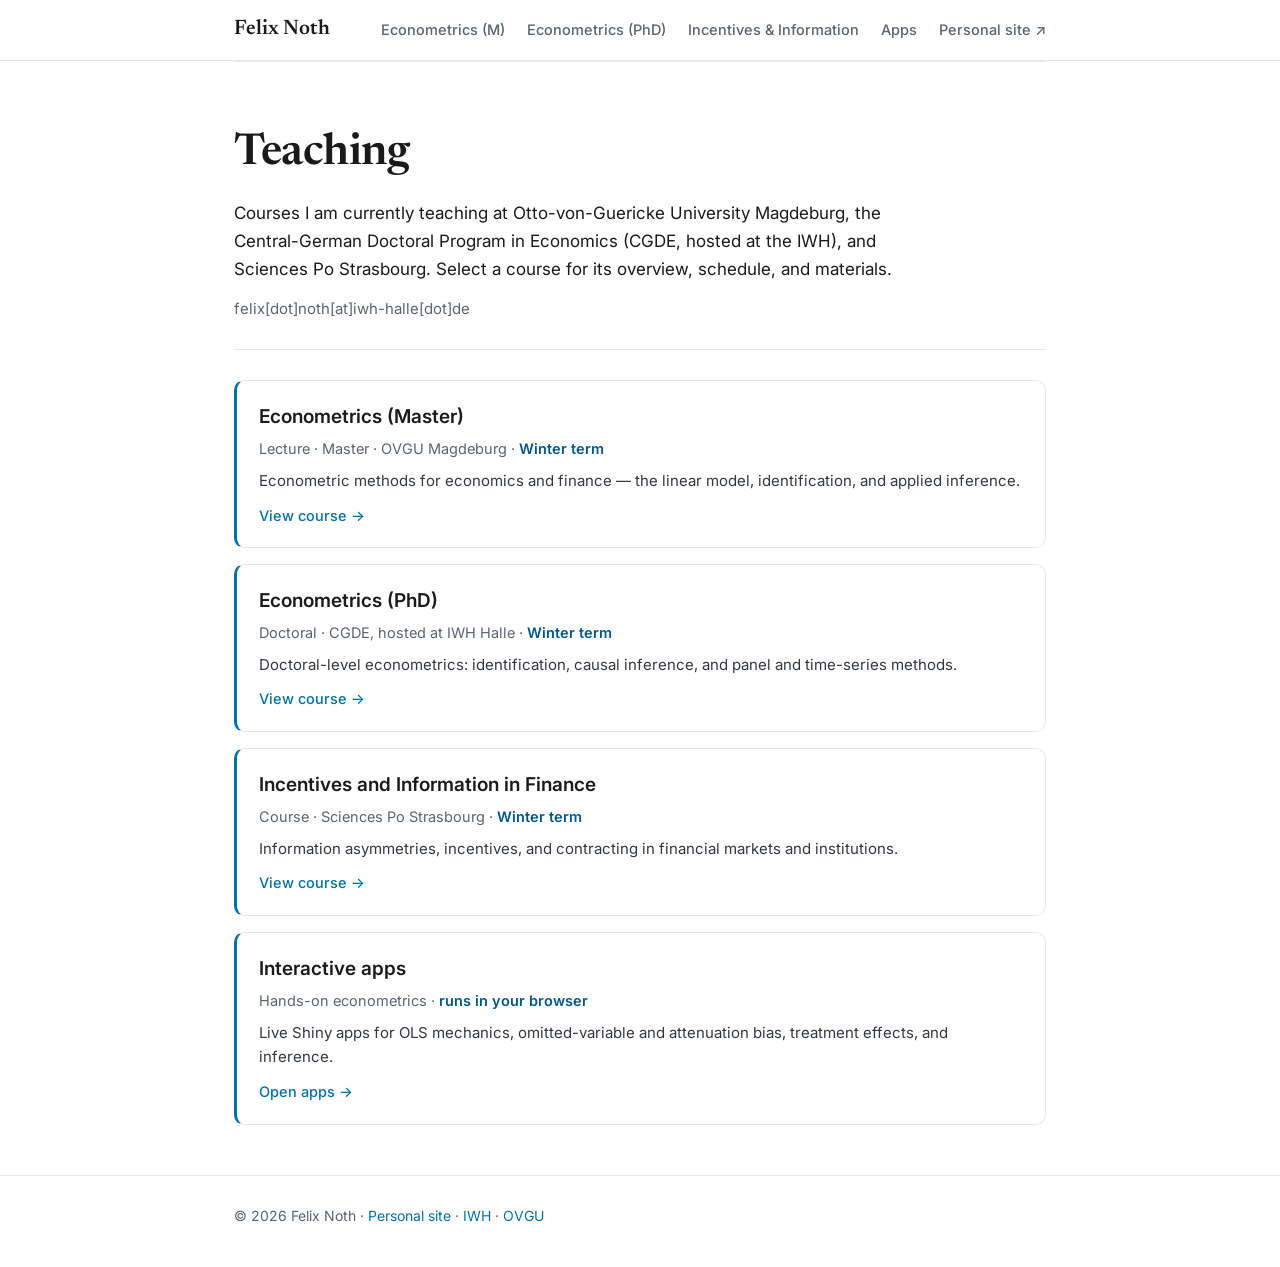
<file: index.html>
<!DOCTYPE html>
<html lang="en">
<head>
  <meta charset="utf-8">
  <meta name="viewport" content="width=device-width, initial-scale=1">
  <title>Felix Noth — Teaching</title>
  <meta name="description" content="Teaching — Felix Noth, Professor of Banking and Financial Systems (OVGU Magdeburg / IWH Halle).">
  <link rel="preconnect" href="https://fonts.googleapis.com">
  <link rel="preconnect" href="https://fonts.gstatic.com" crossorigin>
  <link href="https://fonts.googleapis.com/css2?family=Newsreader:ital,opsz,wght@0,6..72,400;0,6..72,600;1,6..72,400&family=Inter:wght@400;500;600&display=swap" rel="stylesheet">
  <link rel="stylesheet" href="style.css">
  <link rel="stylesheet" href="teaching.css">
</head>
<body>

  <header class="topnav">
    <div class="wrap nav-inner">
      <a href="index.html" class="brand">Felix Noth</a>
      <nav>
        <a href="econometrics-master.html">Econometrics (M)</a>
        <a href="econometrics-phd.html">Econometrics (PhD)</a>
        <a href="incentives-information-finance.html">Incentives &amp; Information</a>
        <a href="interactive.html">Apps</a>
        <a href="https://felixnoth.github.io/" target="_blank" rel="noopener">Personal site &#8599;</a>
      </nav>
    </div>
  </header>

  <main class="wrap" id="top">

    <section class="hero teaching">
      <h1>Teaching</h1>
      <p class="lede">Courses I am currently teaching at Otto-von-Guericke University Magdeburg,
        the Central-German Doctoral Program in Economics (CGDE, hosted at the IWH), and
        Sciences Po Strasbourg. Select a course for its overview, schedule, and materials.</p>
      <p class="contact">felix<span aria-hidden="true">[dot]</span>noth<span aria-hidden="true">[at]</span>iwh-halle<span aria-hidden="true">[dot]</span>de</p>
    </section>

    <section id="courses">
      <div class="course-cards">

        <a class="course-card" href="econometrics-master.html">
          <h3>Econometrics (Master)</h3>
          <p class="meta">Lecture &middot; Master &middot; OVGU Magdeburg &middot; <span class="term">Winter term</span></p>
          <p class="blurb">Econometric methods for economics and finance — the linear model, identification, and applied inference.</p>
          <p class="go">View course &rarr;</p>
        </a>

        <a class="course-card" href="econometrics-phd.html">
          <h3>Econometrics (PhD)</h3>
          <p class="meta">Doctoral &middot; CGDE, hosted at IWH Halle &middot; <span class="term">Winter term</span></p>
          <p class="blurb">Doctoral-level econometrics: identification, causal inference, and panel and time-series methods.</p>
          <p class="go">View course &rarr;</p>
        </a>

        <a class="course-card" href="incentives-information-finance.html">
          <h3>Incentives and Information in Finance</h3>
          <p class="meta">Course &middot; Sciences Po Strasbourg &middot; <span class="term">Winter term</span></p>
          <p class="blurb">Information asymmetries, incentives, and contracting in financial markets and institutions.</p>
          <p class="go">View course &rarr;</p>
        </a>

        <a class="course-card" href="interactive.html">
          <h3>Interactive apps</h3>
          <p class="meta">Hands-on econometrics &middot; <span class="term">runs in your browser</span></p>
          <p class="blurb">Live Shiny apps for OLS mechanics, omitted-variable and attenuation bias, treatment effects, and inference.</p>
          <p class="go">Open apps &rarr;</p>
        </a>

      </div>
    </section>

  </main>

  <footer>
    <div class="wrap">
      <p>&copy; <span id="year"></span> Felix Noth &middot;
        <a href="https://felixnoth.github.io/" target="_blank" rel="noopener">Personal site</a> &middot;
        <a href="https://www.iwh-halle.de/en/about-the-iwh/team/detail/felix-noth/" target="_blank" rel="noopener">IWH</a> &middot;
        <a href="https://www.ovgu.de/Noth.html" target="_blank" rel="noopener">OVGU</a>
      </p>
    </div>
  </footer>

  <script>document.getElementById("year").textContent = new Date().getFullYear();</script>
</body>
</html>
</file>
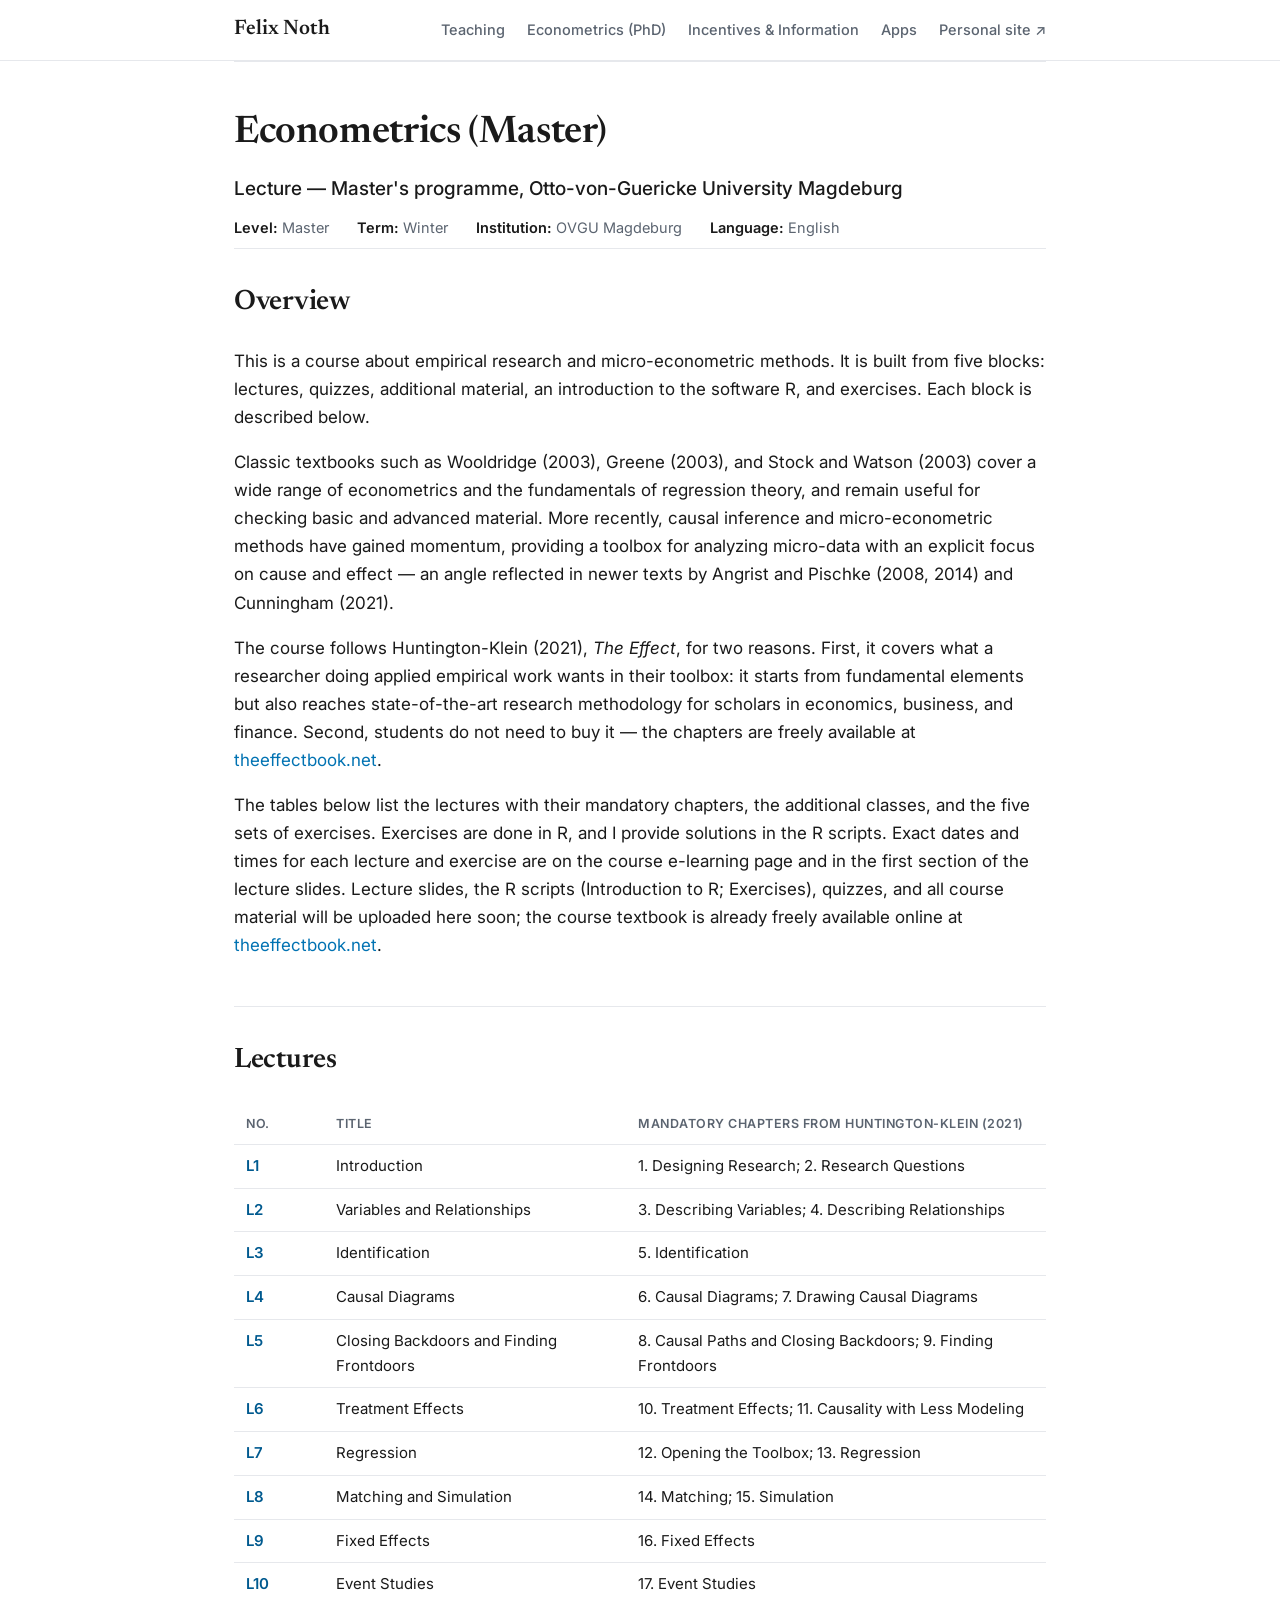
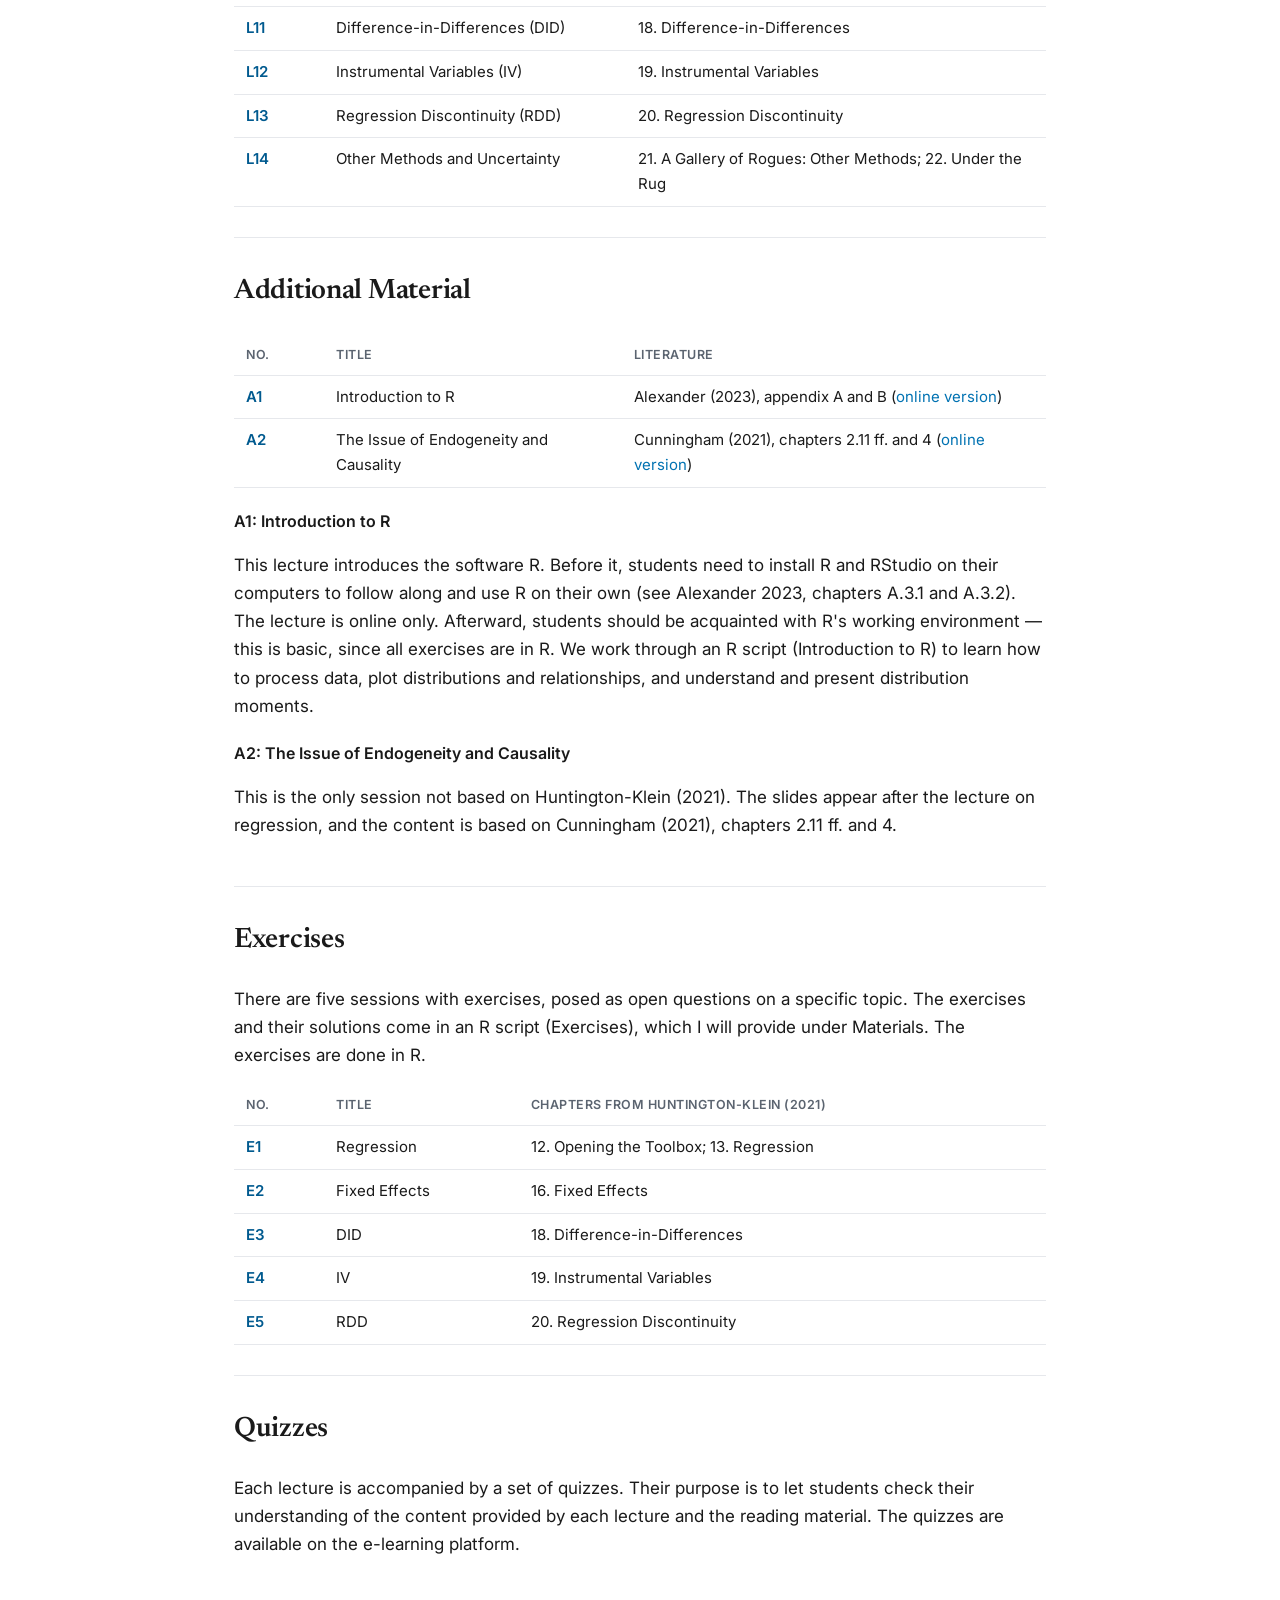
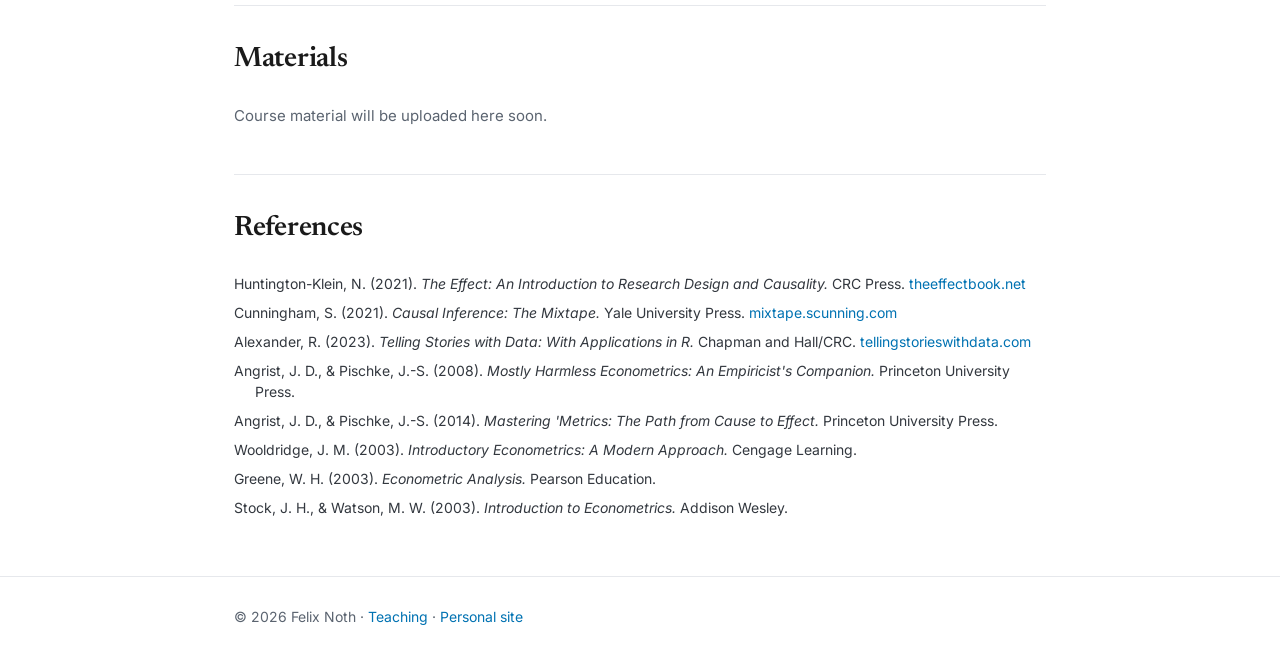
<file: econometrics-master.html>
<!DOCTYPE html>
<html lang="en">
<head>
  <meta charset="utf-8">
  <meta name="viewport" content="width=device-width, initial-scale=1">
  <title>Econometrics (Master) — Felix Noth</title>
  <meta name="description" content="Econometrics (Master) — course page. Felix Noth, OVGU Magdeburg.">
  <link rel="preconnect" href="https://fonts.googleapis.com">
  <link rel="preconnect" href="https://fonts.gstatic.com" crossorigin>
  <link href="https://fonts.googleapis.com/css2?family=Newsreader:ital,opsz,wght@0,6..72,400;0,6..72,600;1,6..72,400&family=Inter:wght@400;500;600&display=swap" rel="stylesheet">
  <link rel="stylesheet" href="style.css">
  <link rel="stylesheet" href="teaching.css">
</head>
<body>

  <header class="topnav">
    <div class="wrap nav-inner">
      <a href="index.html" class="brand">Felix Noth</a>
      <nav>
        <a href="index.html">Teaching</a>
        <a href="econometrics-phd.html">Econometrics (PhD)</a>
        <a href="incentives-information-finance.html">Incentives &amp; Information</a>
        <a href="interactive.html">Apps</a>
        <a href="https://felixnoth.github.io/" target="_blank" rel="noopener">Personal site &#8599;</a>
      </nav>
    </div>
  </header>

  <main class="wrap">

    <section class="course-hero">
      <h1>Econometrics (Master)</h1>
      <p class="tagline">Lecture — Master's programme, Otto-von-Guericke University Magdeburg</p>
      <div class="meta-grid">
        <span><b>Level:</b> Master</span>
        <span><b>Term:</b> Winter</span>
        <span><b>Institution:</b> OVGU Magdeburg</span>
        <span><b>Language:</b> English</span>
      </div>
    </section>

    <section id="overview">
      <h2>Overview</h2>
      <p>This is a course about empirical research and micro-econometric methods. It is built
        from five blocks: lectures, quizzes, additional material, an introduction to the software
        R, and exercises. Each block is described below.</p>
      <p>Classic textbooks such as Wooldridge (2003), Greene (2003), and Stock and Watson (2003)
        cover a wide range of econometrics and the fundamentals of regression theory, and remain
        useful for checking basic and advanced material. More recently, causal inference and
        micro-econometric methods have gained momentum, providing a toolbox for analyzing
        micro-data with an explicit focus on cause and effect — an angle reflected in newer texts
        by Angrist and Pischke (2008, 2014) and Cunningham (2021).</p>
      <p>The course follows Huntington-Klein (2021), <em>The Effect</em>, for two reasons. First,
        it covers what a researcher doing applied empirical work wants in their toolbox: it starts
        from fundamental elements but also reaches state-of-the-art research methodology for
        scholars in economics, business, and finance. Second, students do not need to buy it —
        the chapters are freely available at
        <a href="https://theeffectbook.net" target="_blank" rel="noopener">theeffectbook.net</a>.</p>
      <p>The tables below list the lectures with their mandatory chapters, the additional classes,
        and the five sets of exercises. Exercises are done in R, and I provide solutions in the R
        scripts. Exact dates and times for each lecture and exercise are on the course e-learning
        page and in the first section of the lecture slides. Lecture slides, the R scripts
        (Introduction to R; Exercises), quizzes, and all course material will be uploaded here
        soon; the course textbook is already freely available online at
        <a href="https://theeffectbook.net" target="_blank" rel="noopener">theeffectbook.net</a>.</p>
    </section>

    <section id="lectures">
      <h2>Lectures</h2>
      <table class="schedule">
        <thead>
          <tr><th class="when">No.</th><th>Title</th><th>Mandatory chapters from Huntington-Klein (2021)</th></tr>
        </thead>
        <tbody>
          <tr><td class="when">L1</td><td>Introduction</td><td>1. Designing Research; 2. Research Questions</td></tr>
          <tr><td class="when">L2</td><td>Variables and Relationships</td><td>3. Describing Variables; 4. Describing Relationships</td></tr>
          <tr><td class="when">L3</td><td>Identification</td><td>5. Identification</td></tr>
          <tr><td class="when">L4</td><td>Causal Diagrams</td><td>6. Causal Diagrams; 7. Drawing Causal Diagrams</td></tr>
          <tr><td class="when">L5</td><td>Closing Backdoors and Finding Frontdoors</td><td>8. Causal Paths and Closing Backdoors; 9. Finding Frontdoors</td></tr>
          <tr><td class="when">L6</td><td>Treatment Effects</td><td>10. Treatment Effects; 11. Causality with Less Modeling</td></tr>
          <tr><td class="when">L7</td><td>Regression</td><td>12. Opening the Toolbox; 13. Regression</td></tr>
          <tr><td class="when">L8</td><td>Matching and Simulation</td><td>14. Matching; 15. Simulation</td></tr>
          <tr><td class="when">L9</td><td>Fixed Effects</td><td>16. Fixed Effects</td></tr>
          <tr><td class="when">L10</td><td>Event Studies</td><td>17. Event Studies</td></tr>
          <tr><td class="when">L11</td><td>Difference-in-Differences (DID)</td><td>18. Difference-in-Differences</td></tr>
          <tr><td class="when">L12</td><td>Instrumental Variables (IV)</td><td>19. Instrumental Variables</td></tr>
          <tr><td class="when">L13</td><td>Regression Discontinuity (RDD)</td><td>20. Regression Discontinuity</td></tr>
          <tr><td class="when">L14</td><td>Other Methods and Uncertainty</td><td>21. A Gallery of Rogues: Other Methods; 22. Under the Rug</td></tr>
        </tbody>
      </table>
    </section>

    <section id="additional">
      <h2>Additional Material</h2>
      <table class="schedule">
        <thead>
          <tr><th class="when">No.</th><th>Title</th><th>Literature</th></tr>
        </thead>
        <tbody>
          <tr><td class="when">A1</td><td>Introduction to R</td><td>Alexander (2023), appendix A and B (<a href="https://tellingstorieswithdata.com" target="_blank" rel="noopener">online version</a>)</td></tr>
          <tr><td class="when">A2</td><td>The Issue of Endogeneity and Causality</td><td>Cunningham (2021), chapters 2.11 ff. and 4 (<a href="https://mixtape.scunning.com" target="_blank" rel="noopener">online version</a>)</td></tr>
        </tbody>
      </table>

      <p class="subh">A1: Introduction to R</p>
      <p>This lecture introduces the software R. Before it, students need to install R and RStudio
        on their computers to follow along and use R on their own (see Alexander 2023, chapters
        A.3.1 and A.3.2). The lecture is online only. Afterward, students should be acquainted with
        R's working environment — this is basic, since all exercises are in R. We work through an
        R script (Introduction to R) to learn how to process data, plot distributions and
        relationships, and understand and present distribution moments.</p>

      <p class="subh">A2: The Issue of Endogeneity and Causality</p>
      <p>This is the only session not based on Huntington-Klein (2021). The slides appear after the
        lecture on regression, and the content is based on Cunningham (2021), chapters 2.11 ff. and 4.</p>
    </section>

    <section id="exercises">
      <h2>Exercises</h2>
      <p>There are five sessions with exercises, posed as open questions on a specific topic. The
        exercises and their solutions come in an R script (Exercises), which I will provide under
        Materials. The exercises are done in R.</p>
      <table class="schedule">
        <thead>
          <tr><th class="when">No.</th><th>Title</th><th>Chapters from Huntington-Klein (2021)</th></tr>
        </thead>
        <tbody>
          <tr><td class="when">E1</td><td>Regression</td><td>12. Opening the Toolbox; 13. Regression</td></tr>
          <tr><td class="when">E2</td><td>Fixed Effects</td><td>16. Fixed Effects</td></tr>
          <tr><td class="when">E3</td><td>DID</td><td>18. Difference-in-Differences</td></tr>
          <tr><td class="when">E4</td><td>IV</td><td>19. Instrumental Variables</td></tr>
          <tr><td class="when">E5</td><td>RDD</td><td>20. Regression Discontinuity</td></tr>
        </tbody>
      </table>
    </section>

    <section id="quizzes">
      <h2>Quizzes</h2>
      <p>Each lecture is accompanied by a set of quizzes. Their purpose is to let students check
        their understanding of the content provided by each lecture and the reading material. The
        quizzes are available on the e-learning platform.</p>
    </section>

    <section id="materials">
      <h2>Materials</h2>
      <p class="soon">Course material will be uploaded here soon.</p>
    </section>

    <section id="references">
      <h2>References</h2>
      <ul class="reflist">
        <li>Huntington-Klein, N. (2021). <em>The Effect: An Introduction to Research Design and Causality.</em> CRC Press. <a href="https://theeffectbook.net" target="_blank" rel="noopener">theeffectbook.net</a></li>
        <li>Cunningham, S. (2021). <em>Causal Inference: The Mixtape.</em> Yale University Press. <a href="https://mixtape.scunning.com" target="_blank" rel="noopener">mixtape.scunning.com</a></li>
        <li>Alexander, R. (2023). <em>Telling Stories with Data: With Applications in R.</em> Chapman and Hall/CRC. <a href="https://tellingstorieswithdata.com" target="_blank" rel="noopener">tellingstorieswithdata.com</a></li>
        <li>Angrist, J. D., &amp; Pischke, J.-S. (2008). <em>Mostly Harmless Econometrics: An Empiricist's Companion.</em> Princeton University Press.</li>
        <li>Angrist, J. D., &amp; Pischke, J.-S. (2014). <em>Mastering 'Metrics: The Path from Cause to Effect.</em> Princeton University Press.</li>
        <li>Wooldridge, J. M. (2003). <em>Introductory Econometrics: A Modern Approach.</em> Cengage Learning.</li>
        <li>Greene, W. H. (2003). <em>Econometric Analysis.</em> Pearson Education.</li>
        <li>Stock, J. H., &amp; Watson, M. W. (2003). <em>Introduction to Econometrics.</em> Addison Wesley.</li>
      </ul>
    </section>

  </main>

  <footer>
    <div class="wrap">
      <p>&copy; <span id="year"></span> Felix Noth &middot;
        <a href="index.html">Teaching</a> &middot;
        <a href="https://felixnoth.github.io/" target="_blank" rel="noopener">Personal site</a>
      </p>
    </div>
  </footer>

  <script>document.getElementById("year").textContent = new Date().getFullYear();</script>
</body>
</html>
</file>
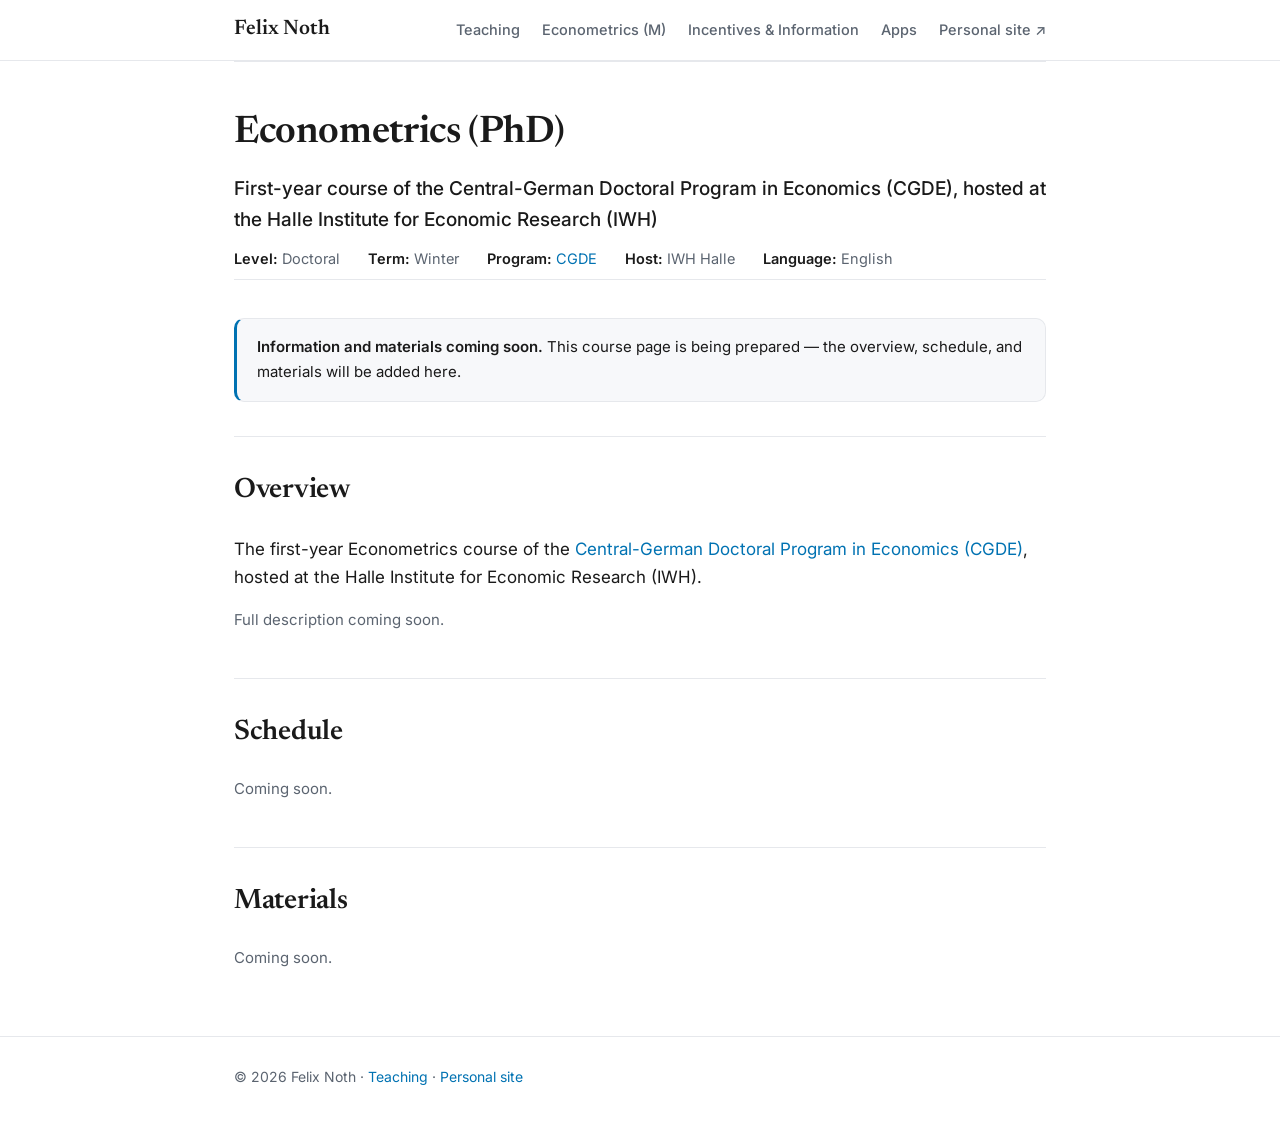
<file: econometrics-phd.html>
<!DOCTYPE html>
<html lang="en">
<head>
  <meta charset="utf-8">
  <meta name="viewport" content="width=device-width, initial-scale=1">
  <title>Econometrics (PhD) — Felix Noth</title>
  <meta name="description" content="Econometrics (PhD) — course page. Felix Noth, OVGU Magdeburg / IWH Halle.">
  <link rel="preconnect" href="https://fonts.googleapis.com">
  <link rel="preconnect" href="https://fonts.gstatic.com" crossorigin>
  <link href="https://fonts.googleapis.com/css2?family=Newsreader:ital,opsz,wght@0,6..72,400;0,6..72,600;1,6..72,400&family=Inter:wght@400;500;600&display=swap" rel="stylesheet">
  <link rel="stylesheet" href="style.css">
  <link rel="stylesheet" href="teaching.css">
</head>
<body>

  <header class="topnav">
    <div class="wrap nav-inner">
      <a href="index.html" class="brand">Felix Noth</a>
      <nav>
        <a href="index.html">Teaching</a>
        <a href="econometrics-master.html">Econometrics (M)</a>
        <a href="incentives-information-finance.html">Incentives &amp; Information</a>
        <a href="interactive.html">Apps</a>
        <a href="https://felixnoth.github.io/" target="_blank" rel="noopener">Personal site &#8599;</a>
      </nav>
    </div>
  </header>

  <main class="wrap">

    <section class="course-hero">
      <h1>Econometrics (PhD)</h1>
      <p class="tagline">First-year course of the Central-German Doctoral Program in Economics (CGDE), hosted at the Halle Institute for Economic Research (IWH)</p>
      <div class="meta-grid">
        <span><b>Level:</b> Doctoral</span>
        <span><b>Term:</b> Winter</span>
        <span><b>Program:</b> <a href="https://cgde-home.de" target="_blank" rel="noopener">CGDE</a></span>
        <span><b>Host:</b> IWH Halle</span>
        <span><b>Language:</b> English</span>
      </div>
    </section>

    <section id="info">
      <p class="notice"><strong>Information and materials coming soon.</strong> This course page is being prepared — the overview, schedule, and materials will be added here.</p>
    </section>

    <section id="overview">
      <h2>Overview</h2>
      <p>The first-year Econometrics course of the
        <a href="https://cgde-home.de" target="_blank" rel="noopener">Central-German Doctoral Program in Economics (CGDE)</a>,
        hosted at the Halle Institute for Economic Research (IWH).</p>
      <p class="soon">Full description coming soon.</p>
    </section>

    <section id="schedule">
      <h2>Schedule</h2>
      <p class="soon">Coming soon.</p>
    </section>

    <section id="materials">
      <h2>Materials</h2>
      <p class="soon">Coming soon.</p>
    </section>

  </main>

  <footer>
    <div class="wrap">
      <p>&copy; <span id="year"></span> Felix Noth &middot;
        <a href="index.html">Teaching</a> &middot;
        <a href="https://felixnoth.github.io/" target="_blank" rel="noopener">Personal site</a>
      </p>
    </div>
  </footer>

  <script>document.getElementById("year").textContent = new Date().getFullYear();</script>
</body>
</html>
</file>
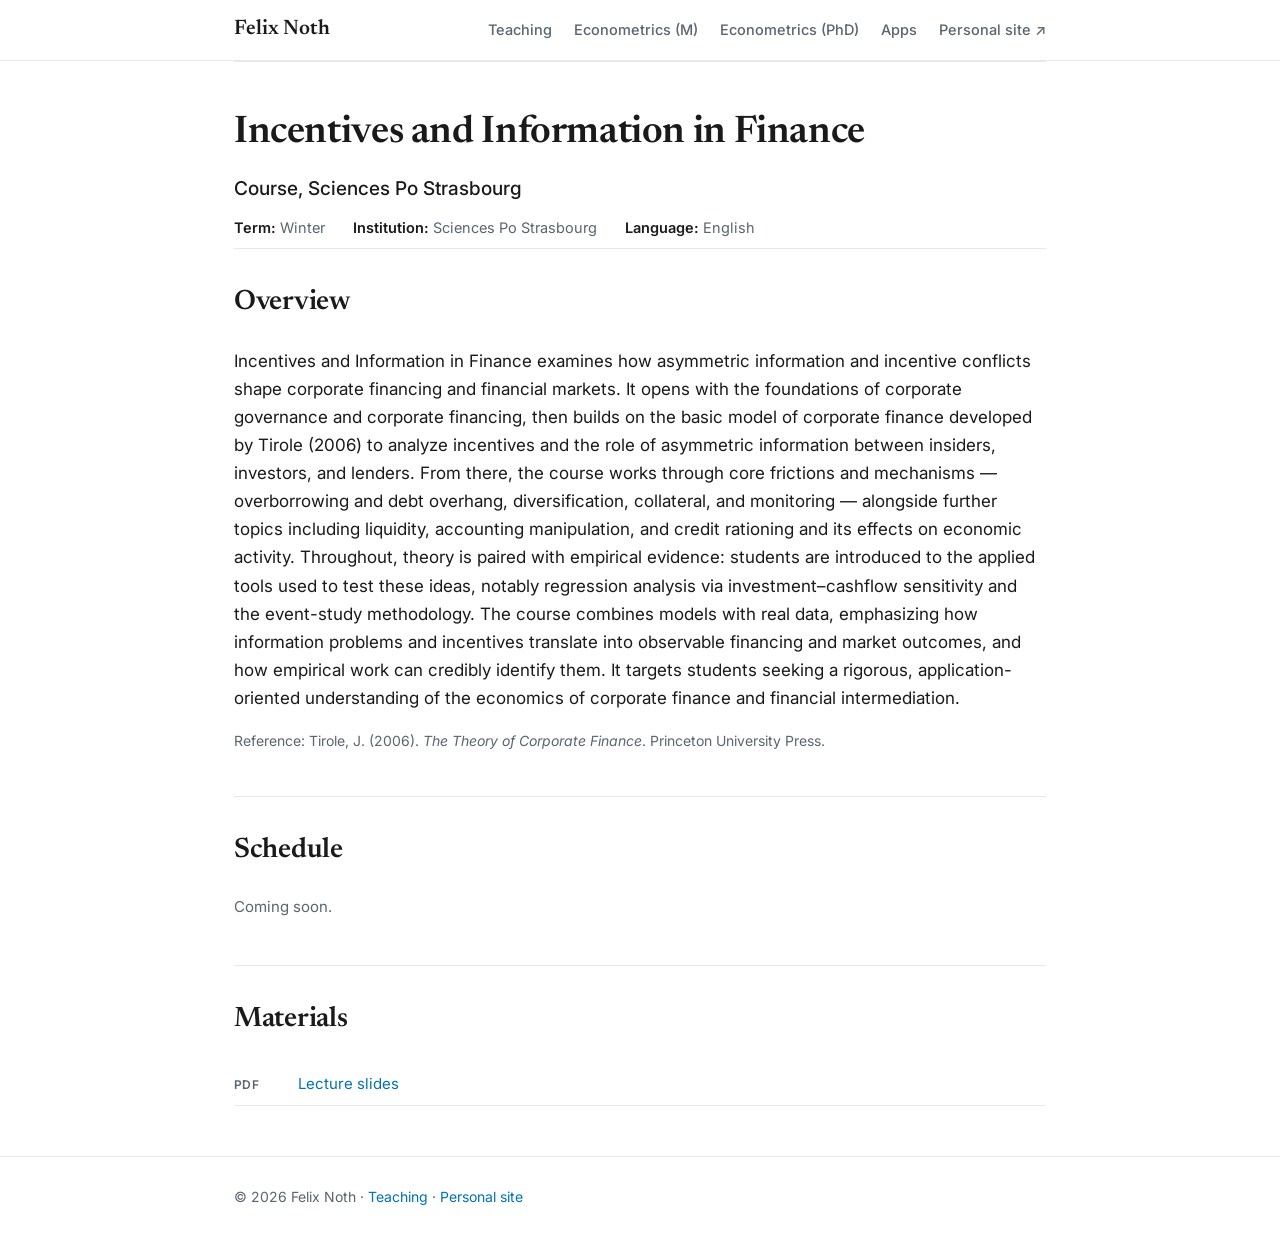
<file: incentives-information-finance.html>
<!DOCTYPE html>
<html lang="en">
<head>
  <meta charset="utf-8">
  <meta name="viewport" content="width=device-width, initial-scale=1">
  <title>Incentives and Information in Finance — Felix Noth</title>
  <meta name="description" content="Incentives and Information in Finance — course page. Felix Noth, OVGU Magdeburg.">
  <link rel="preconnect" href="https://fonts.googleapis.com">
  <link rel="preconnect" href="https://fonts.gstatic.com" crossorigin>
  <link href="https://fonts.googleapis.com/css2?family=Newsreader:ital,opsz,wght@0,6..72,400;0,6..72,600;1,6..72,400&family=Inter:wght@400;500;600&display=swap" rel="stylesheet">
  <link rel="stylesheet" href="style.css">
  <link rel="stylesheet" href="teaching.css">
</head>
<body>

  <header class="topnav">
    <div class="wrap nav-inner">
      <a href="index.html" class="brand">Felix Noth</a>
      <nav>
        <a href="index.html">Teaching</a>
        <a href="econometrics-master.html">Econometrics (M)</a>
        <a href="econometrics-phd.html">Econometrics (PhD)</a>
        <a href="interactive.html">Apps</a>
        <a href="https://felixnoth.github.io/" target="_blank" rel="noopener">Personal site &#8599;</a>
      </nav>
    </div>
  </header>

  <main class="wrap">

    <section class="course-hero">
      <h1>Incentives and Information in Finance</h1>
      <p class="tagline">Course, Sciences Po Strasbourg</p>
      <div class="meta-grid">
        <span><b>Term:</b> Winter</span>
        <span><b>Institution:</b> Sciences Po Strasbourg</span>
        <span><b>Language:</b> English</span>
      </div>
    </section>

    <section id="overview">
      <h2>Overview</h2>
      <p>Incentives and Information in Finance examines how asymmetric information and incentive
        conflicts shape corporate financing and financial markets. It opens with the foundations
        of corporate governance and corporate financing, then builds on the basic model of
        corporate finance developed by Tirole (2006) to analyze incentives and the role of
        asymmetric information between insiders, investors, and lenders. From there, the course
        works through core frictions and mechanisms — overborrowing and debt overhang,
        diversification, collateral, and monitoring — alongside further topics including
        liquidity, accounting manipulation, and credit rationing and its effects on economic
        activity. Throughout, theory is paired with empirical evidence: students are introduced
        to the applied tools used to test these ideas, notably regression analysis via
        investment–cashflow sensitivity and the event-study methodology. The course combines
        models with real data, emphasizing how information problems and incentives translate
        into observable financing and market outcomes, and how empirical work can credibly
        identify them. It targets students seeking a rigorous, application-oriented understanding
        of the economics of corporate finance and financial intermediation.</p>
      <p class="course-ref">Reference: Tirole, J. (2006). <em>The Theory of Corporate Finance</em>. Princeton University Press.</p>
    </section>

    <section id="schedule">
      <h2>Schedule</h2>
      <p class="soon">Coming soon.</p>
    </section>

    <section id="materials">
      <h2>Materials</h2>
      <ul class="downloads">
        <li><span class="kind">PDF</span><a href="materials/incentives-information-finance/slides.pdf" target="_blank" rel="noopener">Lecture slides</a></li>
      </ul>
    </section>

  </main>

  <footer>
    <div class="wrap">
      <p>&copy; <span id="year"></span> Felix Noth &middot;
        <a href="index.html">Teaching</a> &middot;
        <a href="https://felixnoth.github.io/" target="_blank" rel="noopener">Personal site</a>
      </p>
    </div>
  </footer>

  <script>document.getElementById("year").textContent = new Date().getFullYear();</script>
</body>
</html>
</file>
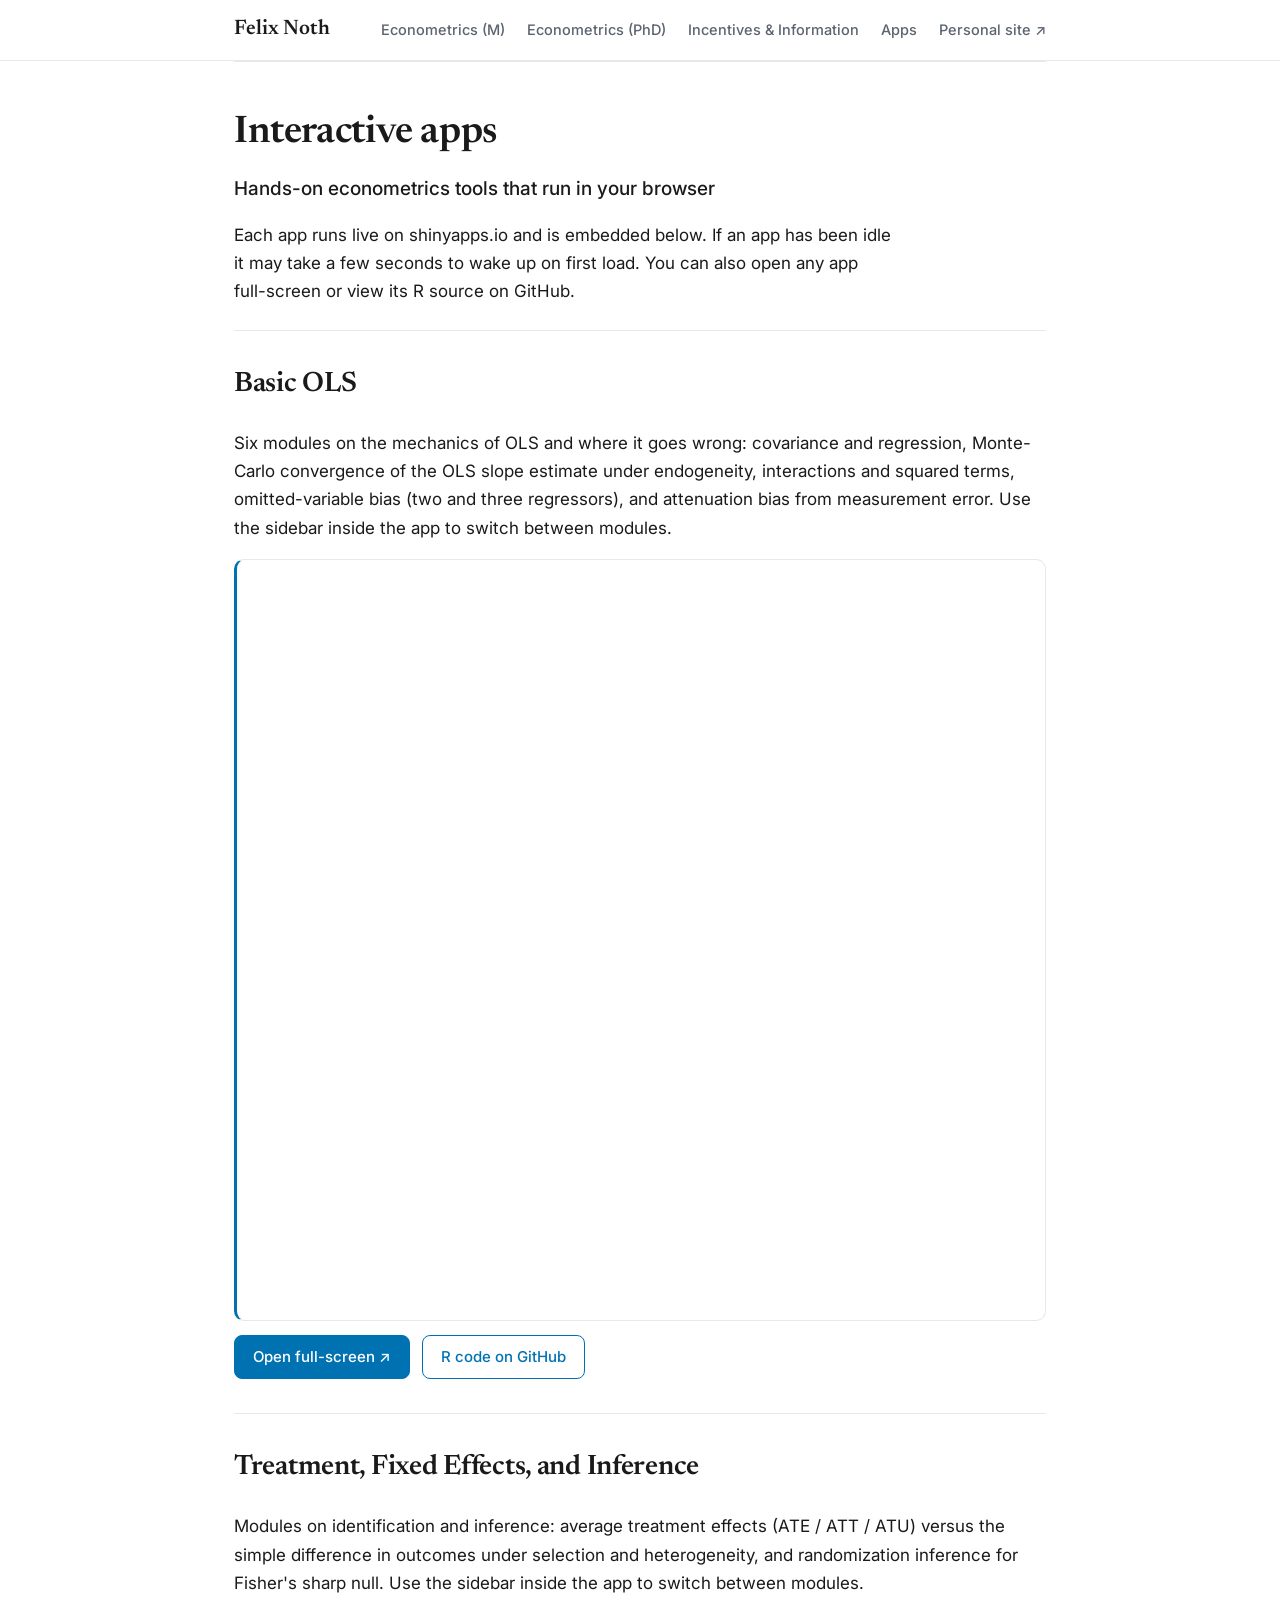
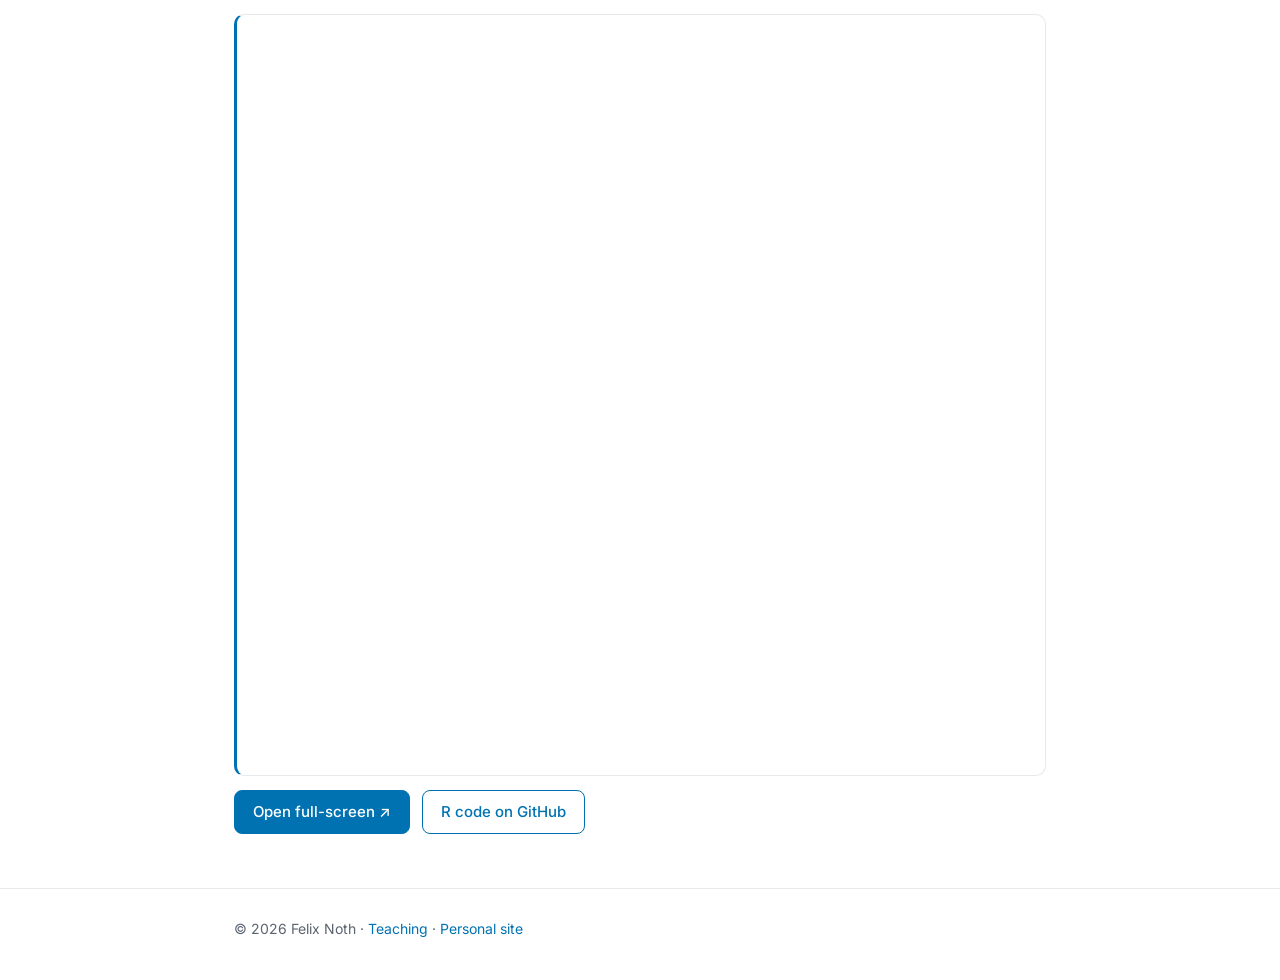
<file: interactive.html>
<!DOCTYPE html>
<html lang="en">
<head>
  <meta charset="utf-8">
  <meta name="viewport" content="width=device-width, initial-scale=1">
  <title>Interactive apps — Felix Noth</title>
  <meta name="description" content="Interactive econometrics apps (Shiny) for Felix Noth's courses.">
  <link rel="preconnect" href="https://fonts.googleapis.com">
  <link rel="preconnect" href="https://fonts.gstatic.com" crossorigin>
  <link href="https://fonts.googleapis.com/css2?family=Newsreader:ital,opsz,wght@0,6..72,400;0,6..72,600;1,6..72,400&family=Inter:wght@400;500;600&display=swap" rel="stylesheet">
  <link rel="stylesheet" href="style.css">
  <link rel="stylesheet" href="teaching.css">
</head>
<body>

  <header class="topnav">
    <div class="wrap nav-inner">
      <a href="index.html" class="brand">Felix Noth</a>
      <nav>
        <a href="econometrics-master.html">Econometrics (M)</a>
        <a href="econometrics-phd.html">Econometrics (PhD)</a>
        <a href="incentives-information-finance.html">Incentives &amp; Information</a>
        <a href="interactive.html">Apps</a>
        <a href="https://felixnoth.github.io/" target="_blank" rel="noopener">Personal site &#8599;</a>
      </nav>
    </div>
  </header>

  <main class="wrap">

    <section class="course-hero">
      <h1>Interactive apps</h1>
      <p class="tagline">Hands-on econometrics tools that run in your browser</p>
      <p style="max-width:60ch;">Each app runs live on shinyapps.io and is embedded below. If an app has been
        idle it may take a few seconds to wake up on first load. You can also open any app full-screen
        or view its R source on GitHub.</p>
    </section>

    <section id="basic-ols">
      <h2>Basic OLS</h2>
      <p>Six modules on the mechanics of OLS and where it goes wrong: covariance and regression,
        Monte-Carlo convergence of the OLS slope estimate under endogeneity, interactions and squared terms,
        omitted-variable bias (two and three regressors), and attenuation bias from measurement error.
        Use the sidebar inside the app to switch between modules.</p>
      <div class="app-embed">
        <iframe src="https://felixnoth.shinyapps.io/basic_ols/" title="Basic OLS Shiny app" loading="lazy"></iframe>
      </div>
      <p class="app-links">
        <a class="btn" href="https://felixnoth.shinyapps.io/basic_ols/" target="_blank" rel="noopener">Open full-screen &#8599;</a>
        <a class="btn ghost" href="https://github.com/felixnoth/Shiny-Econometrics/tree/main/apps/basic_ols" target="_blank" rel="noopener">R code on GitHub</a>
      </p>
    </section>

    <section id="ident-fe">
      <h2>Treatment, Fixed Effects, and Inference</h2>
      <p>Modules on identification and inference: average treatment effects (ATE / ATT / ATU) versus the
        simple difference in outcomes under selection and heterogeneity, and randomization inference for
        Fisher's sharp null. Use the sidebar inside the app to switch between modules.</p>
      <div class="app-embed">
        <iframe src="https://felixnoth.shinyapps.io/ident_fe/" title="Treatment and Fixed Effects Shiny app" loading="lazy"></iframe>
      </div>
      <p class="app-links">
        <a class="btn" href="https://felixnoth.shinyapps.io/ident_fe/" target="_blank" rel="noopener">Open full-screen &#8599;</a>
        <a class="btn ghost" href="https://github.com/felixnoth/Shiny-Econometrics/tree/main/apps/ident_fe" target="_blank" rel="noopener">R code on GitHub</a>
      </p>
    </section>

  </main>

  <footer>
    <div class="wrap">
      <p>&copy; <span id="year"></span> Felix Noth &middot;
        <a href="index.html">Teaching</a> &middot;
        <a href="https://felixnoth.github.io/">Personal site</a>
      </p>
    </div>
  </footer>

  <script>document.getElementById("year").textContent = new Date().getFullYear();</script>
</body>
</html>
</file>
<file: style.css>
:root {
  --ink: #1a1a1a;
  --muted: #5b6470;
  --line: #e6e8ec;
  --bg: #ffffff;
  --bg-soft: #f7f8fa;
  --accent: #0072b2;        /* Okabe-Ito blue, colorblind-safe */
  --accent-dark: #005a8f;
  --maxw: 860px;
}

* { box-sizing: border-box; }

html { scroll-behavior: smooth; }

body {
  margin: 0;
  color: var(--ink);
  background: var(--bg);
  font-family: "Inter", -apple-system, BlinkMacSystemFont, "Segoe UI", Helvetica, Arial, sans-serif;
  font-size: 17px;
  line-height: 1.65;
  -webkit-font-smoothing: antialiased;
}

.wrap { max-width: var(--maxw); margin: 0 auto; padding: 0 24px; }

a { color: var(--accent); text-decoration: none; }
a:hover { color: var(--accent-dark); text-decoration: underline; }

/* ---------- Top nav ---------- */
.topnav {
  position: sticky; top: 0; z-index: 10;
  background: rgba(255,255,255,0.88);
  backdrop-filter: saturate(180%) blur(10px);
  border-bottom: 1px solid var(--line);
}
.nav-inner { display: flex; align-items: center; justify-content: space-between; height: 60px; }
.brand {
  font-family: "Newsreader", Georgia, serif;
  font-size: 21px; font-weight: 600; color: var(--ink);
}
.brand:hover { text-decoration: none; color: var(--accent); }
.topnav nav { display: flex; gap: 22px; }
.topnav nav a {
  color: var(--muted); font-size: 14.5px; font-weight: 500;
}
.topnav nav a:hover { color: var(--accent); text-decoration: none; }

/* ---------- Hero ---------- */
.hero {
  display: grid; grid-template-columns: 200px 1fr; gap: 40px;
  align-items: start; padding: 64px 0 32px;
}
.hero-photo img {
  width: 200px; height: 240px; object-fit: cover;
  border-radius: 10px; border: 1px solid var(--line);
}
.hero-photo.noimg {
  width: 200px; height: 240px; border-radius: 10px;
  background: linear-gradient(160deg, #eef1f5, #dfe4ea);
}
.hero-text h1 {
  font-family: "Newsreader", Georgia, serif;
  font-size: 44px; line-height: 1.05; margin: 0 0 6px; font-weight: 600;
  letter-spacing: -0.01em;
}
.tagline { font-size: 19px; margin: 0 0 2px; color: var(--ink); font-weight: 500; }
.affil { margin: 0 0 18px; color: var(--muted); font-size: 15px; }
.lede { margin: 0 0 14px; }
.lede a { font-weight: 500; }

.actions { display: flex; gap: 12px; margin: 22px 0 16px; flex-wrap: wrap; }
.btn {
  display: inline-block; padding: 9px 18px; border-radius: 8px;
  background: var(--accent); color: #fff; font-weight: 500; font-size: 15px;
  border: 1px solid var(--accent);
}
.btn:hover { background: var(--accent-dark); border-color: var(--accent-dark); text-decoration: none; color: #fff; }
.btn.ghost { background: transparent; color: var(--accent); }
.btn.ghost:hover { background: var(--bg-soft); color: var(--accent-dark); }
.contact { color: var(--muted); font-size: 15px; margin: 8px 0 0; }

/* ---------- Sections ---------- */
section { padding: 30px 0; border-top: 1px solid var(--line); }
#about { border-top: 0; }
h2 {
  font-family: "Newsreader", Georgia, serif;
  font-size: 28px; font-weight: 600; margin: 0 0 22px;
  letter-spacing: -0.01em;
}
h3 { font-size: 16px; letter-spacing: 0.04em; text-transform: uppercase; color: var(--muted); margin: 0 0 12px; }

/* ---------- Bio ---------- */
.bio-grid { display: grid; grid-template-columns: 1fr 1fr; gap: 40px; }
.timeline { list-style: none; margin: 0; padding: 0; }
.timeline li { margin-bottom: 14px; font-size: 15.5px; line-height: 1.5; }
.years { display: block; font-weight: 600; color: var(--accent); font-size: 13.5px; }

/* ---------- Publications ---------- */
.pub { margin: 0 0 20px; }
.pub .cite { margin: 0; }
.pub.numbered { display: grid; grid-template-columns: 42px 1fr; gap: 4px; }
.pub .num { color: var(--muted); font-variant-numeric: tabular-nums; font-weight: 600; }
.status {
  display: inline-block; margin-left: 4px;
  font-style: italic; color: var(--accent-dark);
}
details { margin-top: 6px; }
summary {
  cursor: pointer; color: var(--accent); font-size: 14px; font-weight: 500;
  width: fit-content;
}
summary:hover { color: var(--accent-dark); }
.abstract {
  margin: 8px 0 0; padding: 12px 16px;
  background: var(--bg-soft); border-radius: 8px;
  font-size: 15px; color: #33383f; line-height: 1.6;
}
.media { margin: 6px 0 0; padding-left: 18px; }
.media li { font-size: 14px; color: var(--muted); margin-bottom: 2px; }
.year-group { margin-bottom: 26px; }
.year-group .year {
  font-family: "Newsreader", Georgia, serif; text-transform: none;
  letter-spacing: 0; color: var(--ink); font-size: 20px;
  border-bottom: 1px solid var(--line); padding-bottom: 4px; margin-bottom: 14px;
}
.err { color: #b00020; font-size: 15px; }

/* ---------- Footer ---------- */
footer { border-top: 1px solid var(--line); padding: 28px 0 40px; margin-top: 20px; }
footer p { color: var(--muted); font-size: 14px; margin: 0; }

/* ---------- Responsive ---------- */
@media (max-width: 680px) {
  body { font-size: 16px; }
  .topnav nav { display: none; }
  .hero { grid-template-columns: 1fr; gap: 24px; padding: 40px 0 24px; }
  .hero-photo img, .hero-photo.noimg { width: 140px; height: 168px; }
  .hero-text h1 { font-size: 36px; }
  .bio-grid { grid-template-columns: 1fr; gap: 24px; }
  .pub.numbered { grid-template-columns: 34px 1fr; }
}
</file>
<file: teaching.css>
/* ============================================================
   teaching.css — styles specific to the teaching site,
   layered on top of the shared style.css.
   ============================================================ */

/* ---- landing hero ---- */
.hero.teaching { display: block; padding: 56px 0 28px; }
.hero.teaching h1 {
  font-family: "Newsreader", Georgia, serif; font-size: 44px; font-weight: 600;
  margin: 0 0 8px; letter-spacing: -0.01em;
}
.hero.teaching .lede { max-width: 60ch; }

/* ---- course cards (landing) ---- */
.course-cards { display: grid; gap: 16px; }
a.course-card {
  display: block; text-decoration: none; color: inherit;
  border: 1px solid var(--line); border-left: 3px solid var(--accent);
  border-radius: 10px; padding: 20px 22px; background: var(--bg);
  transition: box-shadow .15s ease, transform .15s ease;
}
a.course-card:hover {
  text-decoration: none; box-shadow: 0 4px 18px rgba(0,0,0,0.06);
  transform: translateY(-1px);
}
.course-card h3 {
  text-transform: none; letter-spacing: 0; color: var(--ink);
  font-family: "Inter", sans-serif; font-size: 19px; font-weight: 600; margin: 0 0 4px;
}
.course-card .meta { color: var(--muted); font-size: 14.5px; margin: 0 0 8px; }
.course-card .meta .term { color: var(--accent-dark); font-weight: 600; }
.course-card .blurb { font-size: 15px; margin: 0; color: #33383f; }
.course-card .go { color: var(--accent); font-weight: 500; font-size: 14.5px; margin: 10px 0 0; }

/* ---- course page ---- */
.course-hero { padding: 40px 0 8px; }
.course-hero h1 {
  font-family: "Newsreader", Georgia, serif; font-size: 38px; font-weight: 600;
  margin: 0 0 8px; letter-spacing: -0.01em;
}
.course-hero .meta-grid {
  display: flex; flex-wrap: wrap; gap: 8px 28px; margin: 12px 0 0;
  color: var(--muted); font-size: 14.5px;
}
.course-hero .meta-grid b { color: var(--ink); font-weight: 600; }

/* schedule table */
table.schedule { width: 100%; border-collapse: collapse; font-size: 15px; }
table.schedule th, table.schedule td {
  text-align: left; padding: 9px 12px; border-bottom: 1px solid var(--line);
  vertical-align: top;
}
table.schedule th {
  font-size: 12.5px; letter-spacing: 0.04em; text-transform: uppercase;
  color: var(--muted); font-weight: 600;
}
table.schedule td.when { white-space: nowrap; color: var(--accent-dark); font-weight: 600; width: 90px; }

/* downloads list */
ul.downloads { list-style: none; margin: 0; padding: 0; }
ul.downloads li {
  display: flex; align-items: baseline; gap: 10px; padding: 8px 0;
  border-bottom: 1px solid var(--line); font-size: 15px;
}
ul.downloads li .kind {
  flex: 0 0 auto; font-size: 12px; font-weight: 600; color: var(--muted);
  text-transform: uppercase; letter-spacing: 0.03em; min-width: 54px;
}
.placeholder { color: var(--muted); font-size: 15px; font-style: italic; }

/* "coming soon" notice */
.notice {
  background: var(--bg-soft); border: 1px solid var(--line);
  border-left: 3px solid var(--accent); border-radius: 10px;
  padding: 16px 20px; margin: 8px 0 4px; font-size: 15px; color: var(--ink);
}
.notice strong { font-weight: 600; }
.soon { color: var(--muted); font-size: 15px; }
.course-ref { color: var(--muted); font-size: 14px; margin-top: 10px; }

/* sub-headings within a course section (e.g. A1, A2) */
.subh {
  font-family: "Inter", sans-serif; font-size: 16px; font-weight: 600;
  color: var(--ink); text-transform: none; letter-spacing: 0; margin: 20px 0 8px;
}

/* reference list (hanging indent) */
.reflist { list-style: none; margin: 6px 0 0; padding: 0; }
.reflist li {
  font-size: 14px; color: #33383f; line-height: 1.5;
  padding-left: 1.5em; text-indent: -1.5em; margin-bottom: 8px;
}

@media (max-width: 680px) {
  .hero.teaching h1, .course-hero h1 { font-size: 34px; }
  table.schedule td.when { width: auto; }
}

/* ---- interactive apps page ---- */
.app-embed {
  border: 1px solid var(--line); border-left: 3px solid var(--accent);
  border-radius: 10px; overflow: hidden; background: #fff; margin: 10px 0 14px;
}
.app-embed iframe { display: block; width: 100%; height: 760px; border: 0; }
.app-links { display: flex; gap: 12px; flex-wrap: wrap; margin: 0 0 4px; }
@media (max-width: 680px) { .app-embed iframe { height: 560px; } }
</file>
